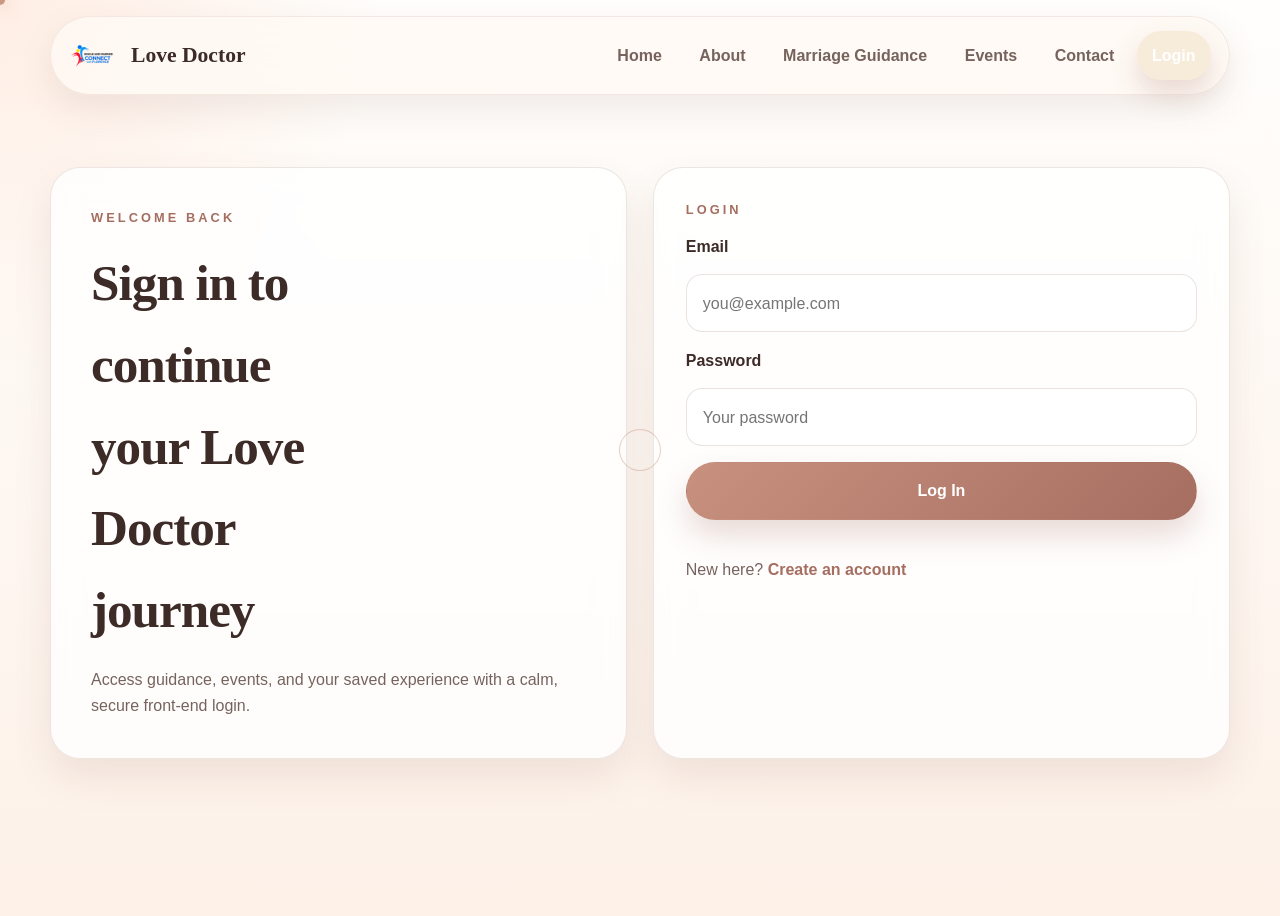
<file: index.html>
﻿<!DOCTYPE html>
<html lang="en">
<head>
  <meta charset="UTF-8">
  <meta name="viewport" content="width=device-width, initial-scale=1.0">
  <meta name="description" content="Love Doctor helps couples build stronger, happier marriages through guidance, events, and compassionate support.">
  <title>Love Doctor | Building Stronger, Happier Marriages</title>
  <link rel="stylesheet" href="css/styles.css">
</head>
<body class="page-home">
  <header class="site-header">
    <a class="brand" href="index.html" aria-label="Love Doctor home">
      <img src="images/4-transparent.png" alt="Love Doctor logo">
      <span>Love Doctor</span>
    </a>

    <button class="nav-toggle" id="navToggle" type="button" aria-label="Open navigation" aria-expanded="false" aria-controls="siteNav">
      <span></span>
      <span></span>
      <span></span>
    </button>

    <nav class="site-nav" id="siteNav" aria-label="Primary navigation">
      <a class="active" href="index.html">Home</a>
      <a href="about.html">About</a>
      <a href="marriage.html">Marriage Guidance</a>
      <a href="events.html">Events</a>
      <a href="contact.html">Contact</a>
      <a class="nav-action auth-link" href="login.html">Login</a>
    </nav>
  </header>

  <main>
    <section class="hero section">
      <div class="hero-copy" data-reveal>
        <p class="section-kicker">Premium Marriage Counseling</p>
        <h1>Building Stronger, Happier Marriages</h1>
        <p class="hero-text">
          Love Doctor creates a warm, practical space where couples learn how to communicate better,
          rebuild trust, and grow into a more peaceful, joyful partnership.
        </p>
        <div class="hero-actions">
          <a class="button button-primary" href="marriage.html">Explore Guidance</a>
          <a class="button button-secondary" href="events.html">View Events</a>
        </div>
        <div class="hero-metrics">
          <article class="metric-card">
            <strong>12+</strong>
            <span>Years of marriage support conversations</span>
          </article>
          <article class="metric-card">
            <strong>Workshops</strong>
            <span>Faithful, practical sessions for couples and communities</span>
          </article>
        </div>
      </div>

      <div class="hero-visual hero-visual--flyer" data-reveal>
        <div class="hero-photo-card hero-photo-card--flyer">
          <img src="images/WhatsApp%20Image%202026-04-22%20at%209.21.38%20AM.jpeg" alt="Love Doctor event moment with couples">
        </div>
        <div class="floating-logo-card">
          <img src="images/4-transparent.png" alt="Love Doctor logo artwork">
          <p>Warm guidance for couples ready to grow together intentionally.</p>
        </div>
      </div>
    </section>

    <section class="section split-intro">
      <div class="intro-panel soft-panel" data-reveal>
        <p class="section-kicker">About The Brand</p>
        <h2 class="section-title">A calm, modern place for couples to learn, heal, and thrive</h2>
        <p class="section-text">
          Love Doctor blends compassionate counseling values with real-life tools that couples can use
          immediately. From communication habits to event experiences, every touchpoint is designed to
          help love feel safer, lighter, and more intentional.
        </p>
        <a class="text-link" href="about.html">Read more about the mission</a>
      </div>

      <div class="intro-highlight" data-reveal>
        <img src="images/WhatsApp%20Image%202026-03-30%20at%209.50.57%20PM.jpeg" alt="Love Doctor founder portrait">
      </div>
    </section>

    <section class="section"> 
      <div class="section-heading" data-reveal>
        <p class="section-kicker">Upcoming Events</p>
        <h2 class="section-title">Join meaningful experiences created for connection</h2>
        <p class="section-text">
          These upcoming gatherings give couples a supportive environment to learn, ask questions,
          and leave with practical next steps for everyday marriage.
        </p>
      </div>

      <div class="event-grid">
        <article class="event-card" data-reveal>
          <img src="images/1.jpeg" alt="Couples attending a live workshop">
          <div class="event-card-body">
            <p class="event-date">May 16, 2026</p>
            <h3>Heart-to-Heart Communication Masterclass</h3>
            <p>Learn listening habits, response tools, and conversation rhythms that lower tension at home.</p>
          </div>
        </article>

        <article class="event-card" data-reveal>
          <img src="images/2.jpeg" alt="Marriage event audience during a session">
          <div class="event-card-body">
            <p class="event-date">June 6, 2026</p>
            <h3>Conflict Resolution for Loving Partners</h3>
            <p>Understand triggers, repair quickly after disagreement, and practice calmer ways to reconnect.</p>
          </div>
        </article>

        <article class="event-card" data-reveal>
          <img src="images/WhatsApp%20Image%202026-04-22%20at%209.21.39%20AM.jpeg" alt="Love Doctor interactive counseling event">
          <div class="event-card-body">
            <p class="event-date">July 18, 2026</p>
            <h3>Trust and Tenderness Weekend Session</h3>
            <p>Build emotional safety through guided reflection, intimacy prompts, and trust-restoring exercises.</p>
          </div>
        </article>
      </div>
    </section>

    <section class="section">
      <div class="section-heading" data-reveal>
        <p class="section-kicker">Past Events</p>
        <h2 class="section-title">A gallery of moments that brought couples closer</h2>
        <p class="section-text">
          Love Doctor experiences are designed to feel safe, warm, and deeply intentional. These moments reflect
          how couples reconnect, learn, and grow inside beautifully guided spaces.
        </p>
      </div>

      <div class="gallery-showcase">
        <article class="gallery-story-card" data-reveal>
          <div class="gallery-story-media">
            <img src="images/OIP (5).webp" alt="Past Love Doctor marriage event with gathered couples">
          </div>
          <div class="gallery-story-copy">
            <p class="gallery-story-label">Past Marriage Events / Gatherings</p>
            <h3>Meaningful rooms filled with reflection, laughter, and shared growth</h3>
            <p>
              These gatherings bring couples into a thoughtful environment where real stories,
              gentle teaching, and practical encouragement meet.
            </p>
          </div>
        </article>

        <article class="gallery-story-card" data-reveal>
          <div class="gallery-story-media">
            <img src="images/3.webp" alt="Couple reconnecting through deep conversation">
          </div>
          <div class="gallery-story-copy">
            <p class="gallery-story-label">Rewind Connection Conversations</p>
            <h3>Honest dialogue that helps partners slow down and truly hear each other</h3>
            <p>
              Quiet, intentional conversations create room for tenderness, emotional safety,
              and the kind of listening that rebuilds closeness.
            </p>
          </div>
        </article>

        <article class="gallery-story-card" data-reveal>
          <div class="gallery-story-media">
            <img src="images/download.webp" alt="Interactive group guidance circle session">
          </div>
          <div class="gallery-story-copy">
            <p class="gallery-story-label">Interactive Guidance Circles</p>
            <h3>Supportive sessions where couples learn together in warm community</h3>
            <p>
              Guided circles make space for practical tools, shared insight, and reflective
              moments that help love feel lighter and more intentional.
            </p>
          </div>
        </article>

        <article class="gallery-story-card" data-reveal>
          <div class="gallery-story-media">
            <img src="images/OIP (4).webp" alt="Founder leading a mentorship session">
          </div>
          <div class="gallery-story-copy">
            <p class="gallery-story-label">Founder-Led Mentorship Sessions</p>
            <h3>Founder-led moments shaped by wisdom, warmth, and clear guidance</h3>
            <p>
              Each mentorship experience is anchored in compassionate coaching that helps couples
              process challenges and move forward with confidence.
            </p>
          </div>
        </article>

        <article class="gallery-story-card" data-reveal>
          <div class="gallery-story-media">
            <img src="images/OIP (6).webp" alt="Premium safe conversation space for couples">
          </div>
          <div class="gallery-story-copy">
            <p class="gallery-story-label">Premium Safe Space for Healthy Conversations</p>
            <h3>Beautiful spaces that help couples feel calm, seen, and safe enough to open up</h3>
            <p>
              Soft atmosphere, intentional design, and a peaceful setting make it easier for couples
              to talk honestly and reconnect without pressure.
            </p>
          </div>
        </article>
      </div>
    </section>
  </main>

  <footer class="site-footer">
    <div class="footer-brand">
      <img src="images/4-transparent.png" alt="Love Doctor logo">
      <div>
        <strong>Love Doctor</strong>
        <p>Elegant support for healthier, happier marriages.</p>
      </div>
    </div>

    <div class="footer-links">
      <a href="about.html">About</a>
      <a href="marriage.html">Guidance</a>
      <a href="events.html">Events</a>
      <a href="contact.html">Contact</a>
    </div>

    <p class="footer-note">&copy; 2026 Love Doctor. All rights reserved.</p>
  </footer>

  <script src="js/script.js"></script>
</body>
</html>
</file>
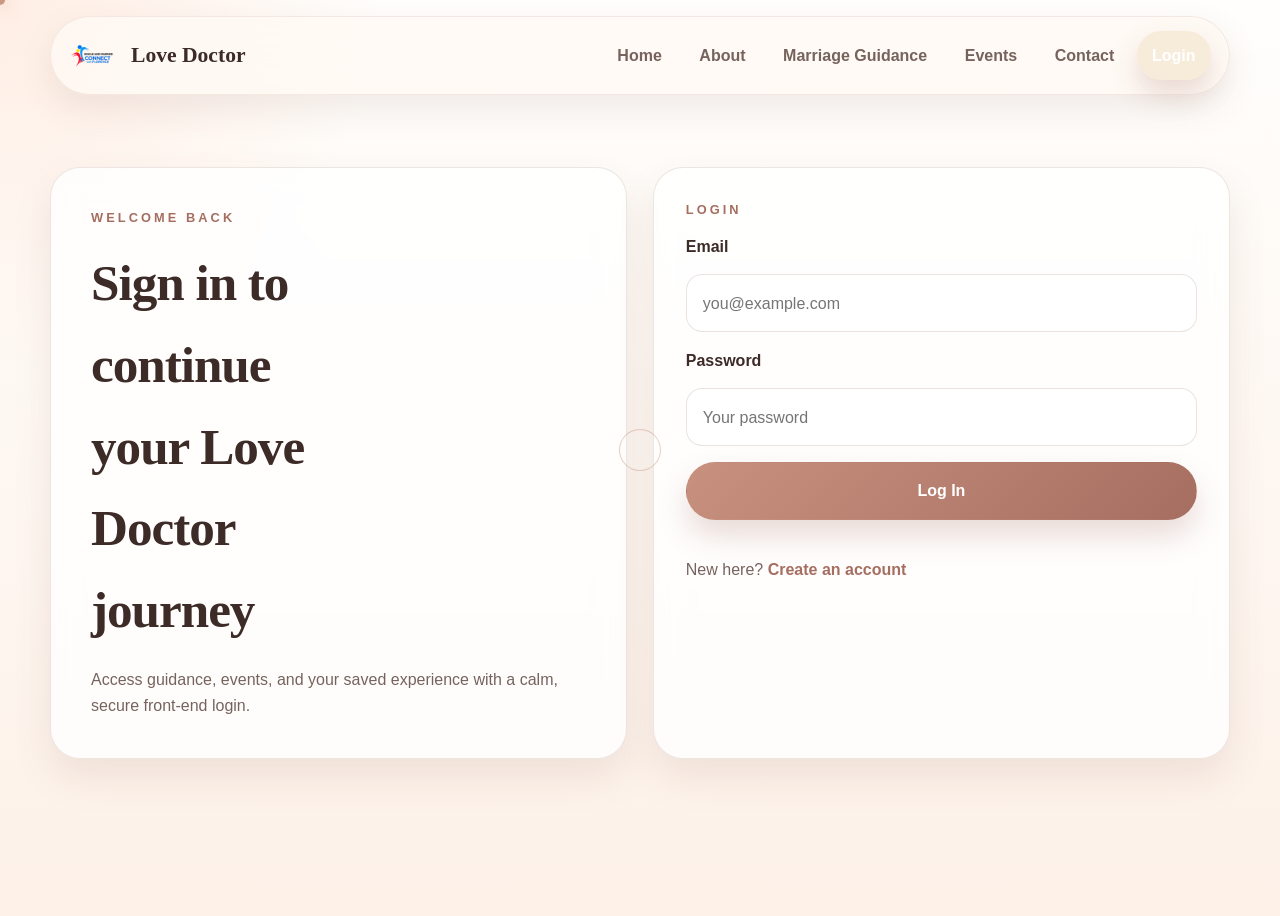
<file: about.html>
<!DOCTYPE html>
<html lang="en">
<head>
  <meta charset="UTF-8">
  <meta name="viewport" content="width=device-width, initial-scale=1.0">
  <meta name="description" content="Learn about the mission, vision, and heart behind Love Doctor.">
  <title>About | Love Doctor</title>
  <link rel="stylesheet" href="css/styles.css">
</head>
<body class="page-about">
  <header class="site-header">
    <a class="brand" href="index.html" aria-label="Love Doctor home">
      <img src="images/4-transparent.png" alt="Love Doctor logo">
      <span>Love Doctor</span>
    </a>

    <button class="nav-toggle" id="navToggle" type="button" aria-label="Open navigation" aria-expanded="false" aria-controls="siteNav">
      <span></span>
      <span></span>
      <span></span>
    </button>

    <nav class="site-nav" id="siteNav" aria-label="Primary navigation">
      <a href="index.html">Home</a>
      <a class="active" href="about.html">About</a>
      <a href="marriage.html">Marriage Guidance</a>
      <a href="events.html">Events</a>
      <a href="contact.html">Contact</a>
      <a class="nav-action auth-link" href="login.html">Login</a>
    </nav>
  </header>

  <main>
    <section class="page-banner section" data-reveal>
      <p class="section-kicker">About Love Doctor</p>
      <h1>Guiding couples with grace, honesty, and practical wisdom</h1>
      <p class="section-text">
        Love Doctor was built to support couples who want more peace, more understanding,
        and a stronger emotional bond inside their relationship.
      </p>
    </section>

    <section class="section profile-layout">
      <div class="profile-photo" data-reveal>
        <img src="images/WhatsApp%20Image%202026-03-30%20at%209.50.57%20PM.jpeg" alt="Love Doctor founder portrait">
      </div>

      <div class="profile-copy" data-reveal>
        <p class="section-kicker">Biography</p>
        <h2 class="section-title">A warm voice for couples seeking clarity and connection</h2>
        <p class="section-text">
          The heart behind Love Doctor is a commitment to helping couples feel seen, heard,
          and equipped for the realities of married life. Through counseling conversations,
          workshops, and practical teaching, Love Doctor creates a safe bridge between love,
          healing, and everyday habits.
        </p>
        <p class="section-text">
          The approach is compassionate without losing structure. Couples receive guidance that
          is gentle, realistic, and centered on building homes where communication, trust, and
          intentional partnership can flourish.
        </p>
      </div>
    </section>

    <section class="section card-cluster">
      <article class="info-card" data-reveal>
        <p class="section-kicker">Mission</p>
        <h3>Help couples build healthier patterns that create safety and joy.</h3>
        <p>
          Every resource, event, and conversation is designed to turn confusing moments into
          clearer, calmer, and more connected responses.
        </p>
      </article>

      <article class="info-card" data-reveal>
        <p class="section-kicker">Vision</p>
        <h3>Raise homes marked by trust, tenderness, peace, and shared purpose.</h3>
        <p>
          Love Doctor believes strong marriages shape stronger families, communities, and future generations.
        </p>
      </article>

      <article class="info-card" data-reveal>
        <p class="section-kicker">What Matters</p>
        <h3>Wisdom that feels elegant, practical, and deeply human.</h3>
        <p>
          Marriage support should never feel cold or overwhelming. Here, guidance is thoughtful,
          beautiful, and immediately usable.
        </p>
      </article>
    </section>
  </main>

  <footer class="site-footer">
    <div class="footer-brand">
      <img src="images/4-transparent.png" alt="Love Doctor logo">
      <div>
        <strong>Love Doctor</strong>
        <p>Elegant support for healthier, happier marriages.</p>
      </div>
    </div>

    <div class="footer-links">
      <a href="index.html">Home</a>
      <a href="marriage.html">Guidance</a>
      <a href="events.html">Events</a>
      <a href="contact.html">Contact</a>
    </div>

    <p class="footer-note">&copy; 2026 Love Doctor. All rights reserved.</p>
  </footer>

  <script src="js/script.js"></script>
</body>
</html>
</file>
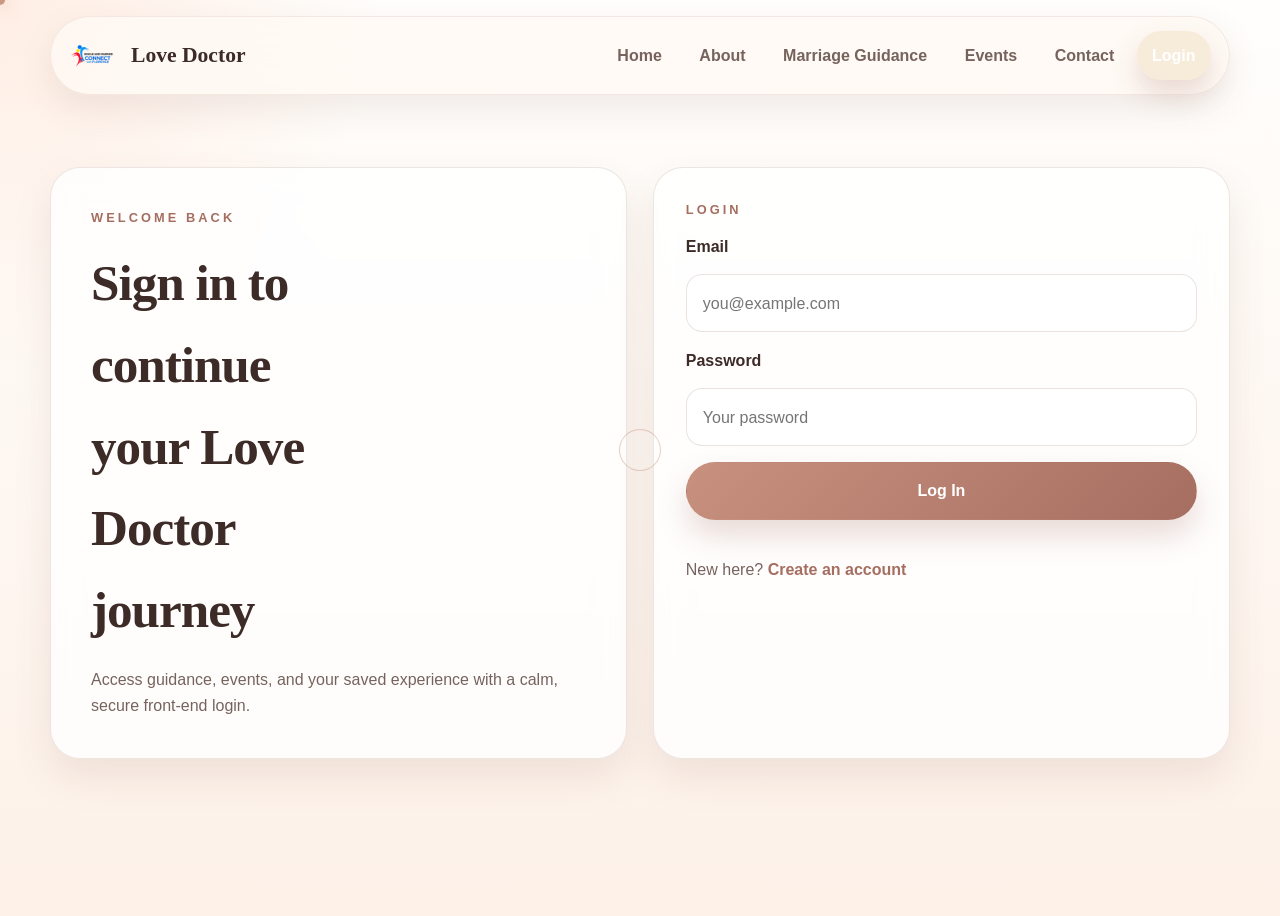
<file: contact.html>
<!DOCTYPE html>
<html lang="en">
<head>
  <meta charset="UTF-8">
  <meta name="viewport" content="width=device-width, initial-scale=1.0">
  <meta name="description" content="Contact Love Doctor by email or WhatsApp.">
  <title>Contact | Love Doctor</title>
  <link rel="stylesheet" href="css/styles.css">
</head>
<body class="page-contact">
  <header class="site-header">
    <a class="brand" href="index.html" aria-label="Love Doctor home">
      <img src="images/4-transparent.png" alt="Love Doctor logo">
      <span>Love Doctor</span>
    </a>

    <button class="nav-toggle" id="navToggle" type="button" aria-label="Open navigation" aria-expanded="false" aria-controls="siteNav">
      <span></span>
      <span></span>
      <span></span>
    </button>

    <nav class="site-nav" id="siteNav" aria-label="Primary navigation">
      <a href="index.html">Home</a>
      <a href="about.html">About</a>
      <a href="marriage.html">Marriage Guidance</a>
      <a href="events.html">Events</a>
      <a class="active" href="contact.html">Contact</a>
      <a class="nav-action auth-link" href="login.html">Login</a>
    </nav>
  </header>

  <main>
    <section class="page-banner section" data-reveal>
      <p class="section-kicker">Contact</p>
      <h1>Reach out for guidance, event inquiries, or a private conversation</h1>
      <p class="section-text">
        Whether you need support, want to ask a question, or hope to attend an event,
        Love Doctor is ready to hear from you.
      </p>
    </section>

    <section class="section contact-layout">
      <div class="contact-panel soft-panel" data-reveal>
        <p class="section-kicker">Chat On Email</p>
        <h2 class="section-title">Reach Love Doctor directly by email</h2>
        <div class="contact-list">
          <a href="mailto:florence42@gmail.com">florence42@gmail.com</a>
          <a class="button button-primary" href="mailto:florence42@gmail.com?subject=Love%20Doctor%20Inquiry">Chat on Email</a>
        </div>
        <p class="helper-text">
          Tap either option above to send an email directly to the Love Doctor.
        </p>
      </div>

      <div class="contact-form-card" data-reveal>
        <p class="section-kicker">Contact On WhatsApp</p>
        <h2 class="section-title">Open WhatsApp for a quick conversation</h2>
        <p class="section-text">
          Use WhatsApp for fast questions, guidance requests, and event inquiries.
        </p>
        <div class="contact-list">
          <a class="button button-primary" href="https://chat.whatsapp.com/GbhYva1fvG40G8HsHUI9IJ?mode=ems_copy_t" target="_blank" rel="noopener noreferrer">Contact on WhatsApp</a>
        </div>
        <p class="helper-text">
          Tap the button above to open the Love Doctor WhatsApp group invite.
        </p>
      </div>
    </section>
  </main>

  <footer class="site-footer">
    <div class="footer-brand">
      <img src="images/4-transparent.png" alt="Love Doctor logo">
      <div>
        <strong>Love Doctor</strong>
        <p>Elegant support for healthier, happier marriages.</p>
      </div>
    </div>

    <div class="footer-links">
      <a href="index.html">Home</a>
      <a href="about.html">About</a>
      <a href="marriage.html">Guidance</a>
      <a href="events.html">Events</a>
    </div>

    <p class="footer-note">&copy; 2026 Love Doctor. All rights reserved.</p>
  </footer>
  <script src="js/script.js"></script>
</body>
</html>
</file>
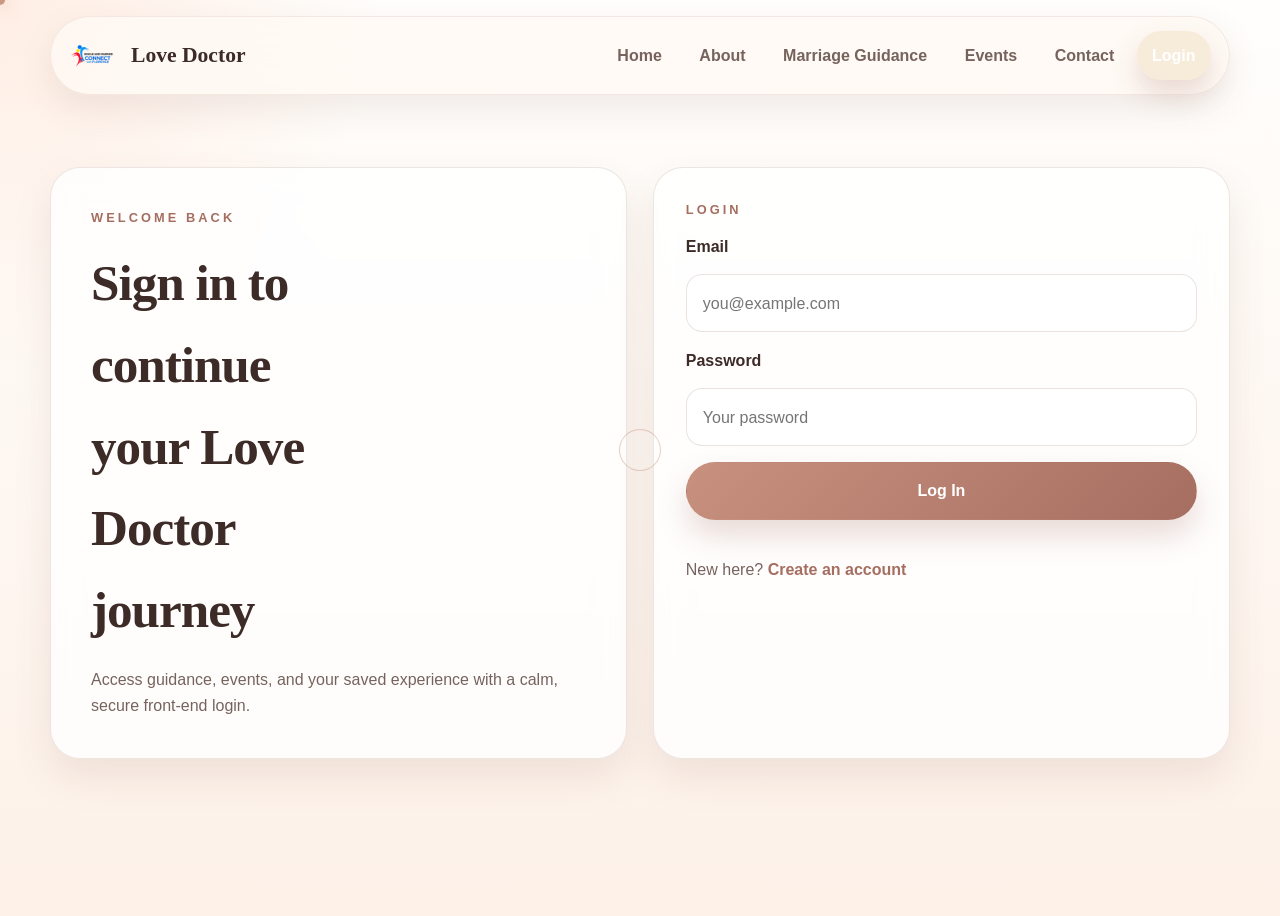
<file: events.html>
<!DOCTYPE html>
<html lang="en">
<head>
  <meta charset="UTF-8">
  <meta name="viewport" content="width=device-width, initial-scale=1.0">
  <meta name="description" content="See upcoming and past Love Doctor marriage counseling events.">
  <title>Events | Love Doctor</title>
  <link rel="stylesheet" href="css/styles.css">
</head>
<body class="page-events">
  <header class="site-header">
    <a class="brand" href="index.html" aria-label="Love Doctor home">
      <img src="images/4-transparent.png" alt="Love Doctor logo">
      <span>Love Doctor</span>
    </a>

    <button class="nav-toggle" id="navToggle" type="button" aria-label="Open navigation" aria-expanded="false" aria-controls="siteNav">
      <span></span>
      <span></span>
      <span></span>
    </button>

    <nav class="site-nav" id="siteNav" aria-label="Primary navigation">
      <a href="index.html">Home</a>
      <a href="about.html">About</a>
      <a href="marriage.html">Marriage Guidance</a>
      <a class="active" href="events.html">Events</a>
      <a href="contact.html">Contact</a>
      <a class="nav-action auth-link" href="login.html">Login</a>
    </nav>
  </header>

  <main>
    <section class="page-banner section" data-reveal>
      <p class="section-kicker">Events</p>
      <h1>Beautiful gatherings designed to strengthen real relationships</h1>
      <p class="section-text">
        From intimate workshops to larger couple-focused experiences, each event is crafted to help
        partners grow in clarity, unity, and emotional connection.
      </p>
    </section>

    <section class="section">
      <div class="section-heading" data-reveal>
        <p class="section-kicker">Upcoming</p>
        <h2 class="section-title">Reserve your place for the next Love Doctor experience</h2>
      </div>

      <div class="event-grid">
        <article class="event-card" data-reveal>
          <img src="images/1.jpeg" alt="Couples communication workshop">
          <div class="event-card-body">
            <p class="event-date">May 16, 2026</p>
            <h3>Heart-to-Heart Communication Masterclass</h3>
            <p>A guided session on active listening, emotional honesty, and smoother daily conversations.</p>
          </div>
        </article>

        <article class="event-card" data-reveal>
          <img src="images/2.jpeg" alt="Conflict resolution session for couples">
          <div class="event-card-body">
            <p class="event-date">June 6, 2026</p>
            <h3>Conflict Resolution for Loving Partners</h3>
            <p>Practical tools for calming difficult moments and finding your way back to teamwork faster.</p>
          </div>
        </article>

        <article class="event-card" data-reveal>
          <img src="images/WhatsApp%20Image%202026-04-22%20at%209.21.39%20AM.jpeg" alt="Trust building event for married couples">
          <div class="event-card-body">
            <p class="event-date">July 18, 2026</p>
            <h3>Trust and Tenderness Weekend Session</h3>
            <p>Couples will explore repair, reassurance, and intimacy-building exercises in a warm setting.</p>
          </div>
        </article>
      </div>
    </section>

    <section class="section">
      <div class="section-heading" data-reveal>
        <p class="section-kicker">Past Events</p>
        <h2 class="section-title">Highlights from previous Love Doctor moments</h2>
      </div>

      <div class="event-grid">
        <article class="event-card" data-reveal>
          <img src="images/3.jpeg" alt="Past retreat for couples">
          <div class="event-card-body">
            <p class="event-date">March 12, 2026</p>
            <h3>Renewed Vows Reflection Retreat</h3>
            <p>An elegant space for couples to revisit their promises, gratitude, and shared future.</p>
          </div>
        </article>

        <article class="event-card" data-reveal>
          <img src="images/4.jpeg" alt="Love Doctor live teaching session">
          <div class="event-card-body">
            <p class="event-date">February 20, 2026</p>
            <h3>Connection After Conflict Seminar</h3>
            <p>Participants practiced repair conversations and learned how to recover after tense moments.</p>
          </div>
        </article>

        <article class="event-card" data-reveal>
          <img src="images/WhatsApp%20Image%202026-03-30%20at%209.50.57%20PM.jpeg" alt="Love Doctor founder at an event">
          <div class="event-card-body">
            <p class="event-date">January 30, 2026</p>
            <h3>Women and Marriage Wisdom Gathering</h3>
            <p>A nurturing event focused on wisdom, identity, and practical relationship growth.</p>
          </div>
        </article>

        <article class="event-card" data-reveal>
          <img src="images/WhatsApp%20Image%202026-04-22%20at%209.21.38%20AM.jpeg" alt="Love Doctor community event venue">
          <div class="event-card-body">
            <p class="event-date">December 14, 2025</p>
            <h3>Couples Community Evening</h3>
            <p>An uplifting evening of stories, support, and intentional connection-building exercises.</p>
          </div>
        </article>
      </div>
    </section>
  </main>

  <footer class="site-footer">
    <div class="footer-brand">
      <img src="images/4-transparent.png" alt="Love Doctor logo">
      <div>
        <strong>Love Doctor</strong>
        <p>Elegant support for healthier, happier marriages.</p>
      </div>
    </div>

    <div class="footer-links">
      <a href="index.html">Home</a>
      <a href="about.html">About</a>
      <a href="marriage.html">Guidance</a>
      <a href="contact.html">Contact</a>
    </div>

    <p class="footer-note">&copy; 2026 Love Doctor. All rights reserved.</p>
  </footer>

  <script src="js/script.js"></script>
</body>
</html>
</file>
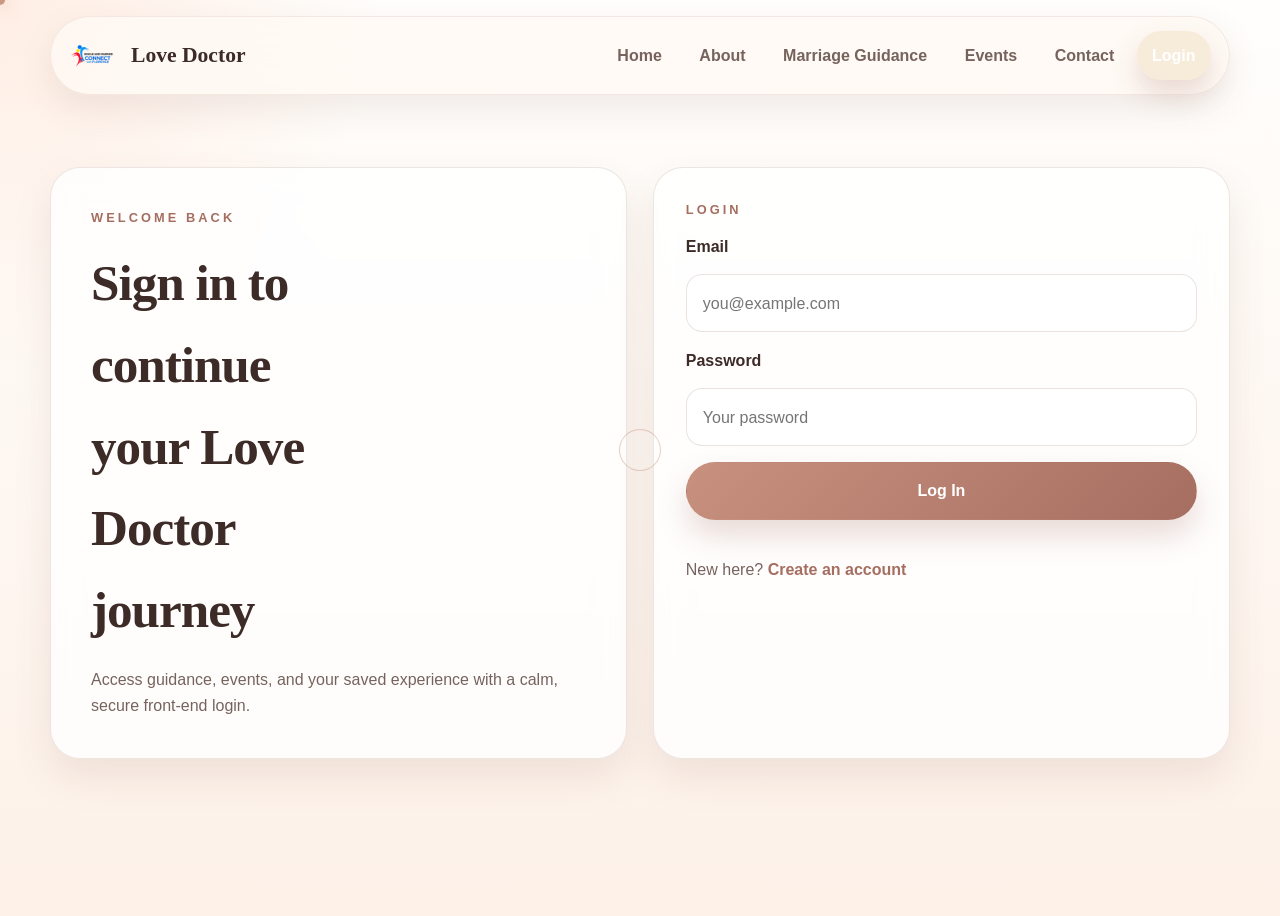
<file: login.html>
<!DOCTYPE html>
<html lang="en">
<head>
  <meta charset="UTF-8">
  <meta name="viewport" content="width=device-width, initial-scale=1.0">
  <meta name="description" content="Log in to Love Doctor to access marriage guidance, events, and contact tools.">
  <title>Login | Love Doctor</title>
  <link rel="stylesheet" href="css/styles.css">
</head>
<body class="page-auth">
  <header class="site-header">
    <a class="brand" href="index.html" aria-label="Love Doctor home">
      <img src="images/4-transparent.png" alt="Love Doctor logo">
      <span>Love Doctor</span>
    </a>

    <button class="nav-toggle" id="navToggle" type="button" aria-label="Open navigation" aria-expanded="false" aria-controls="siteNav">
      <span></span>
      <span></span>
      <span></span>
    </button>

    <nav class="site-nav" id="siteNav" aria-label="Primary navigation">
      <a href="index.html">Home</a>
      <a href="about.html">About</a>
      <a href="marriage.html">Marriage Guidance</a>
      <a href="events.html">Events</a>
      <a href="contact.html">Contact</a>
      <a class="nav-action auth-link active" href="login.html">Login</a>
    </nav>
  </header>

  <main class="auth-main">
    <section class="auth-shell">
      <div class="auth-showcase" data-reveal>
        <p class="section-kicker">Welcome Back</p>
        <h1>Sign in to continue your Love Doctor journey</h1>
        <p class="section-text">
          Access guidance, events, and your saved experience with a calm, secure front-end login.
        </p>
      </div>

      <div class="auth-card" data-reveal>
        <p class="section-kicker">Login</p>
        <form id="loginForm" class="auth-form">
          <label for="loginEmail">Email</label>
          <input id="loginEmail" type="email" placeholder="you@example.com" required>

          <label for="loginPassword">Password</label>
          <input id="loginPassword" type="password" placeholder="Your password" required>

          <button class="button button-primary" type="submit">Log In</button>
          <p class="form-status" id="loginStatus" role="status" aria-live="polite"></p>
        </form>

        <p class="helper-text">New here? <a class="text-link" href="signup.html">Create an account</a></p>
      </div>
    </section>
  </main>

  <script src="js/script.js"></script>
</body>
</html>
</file>
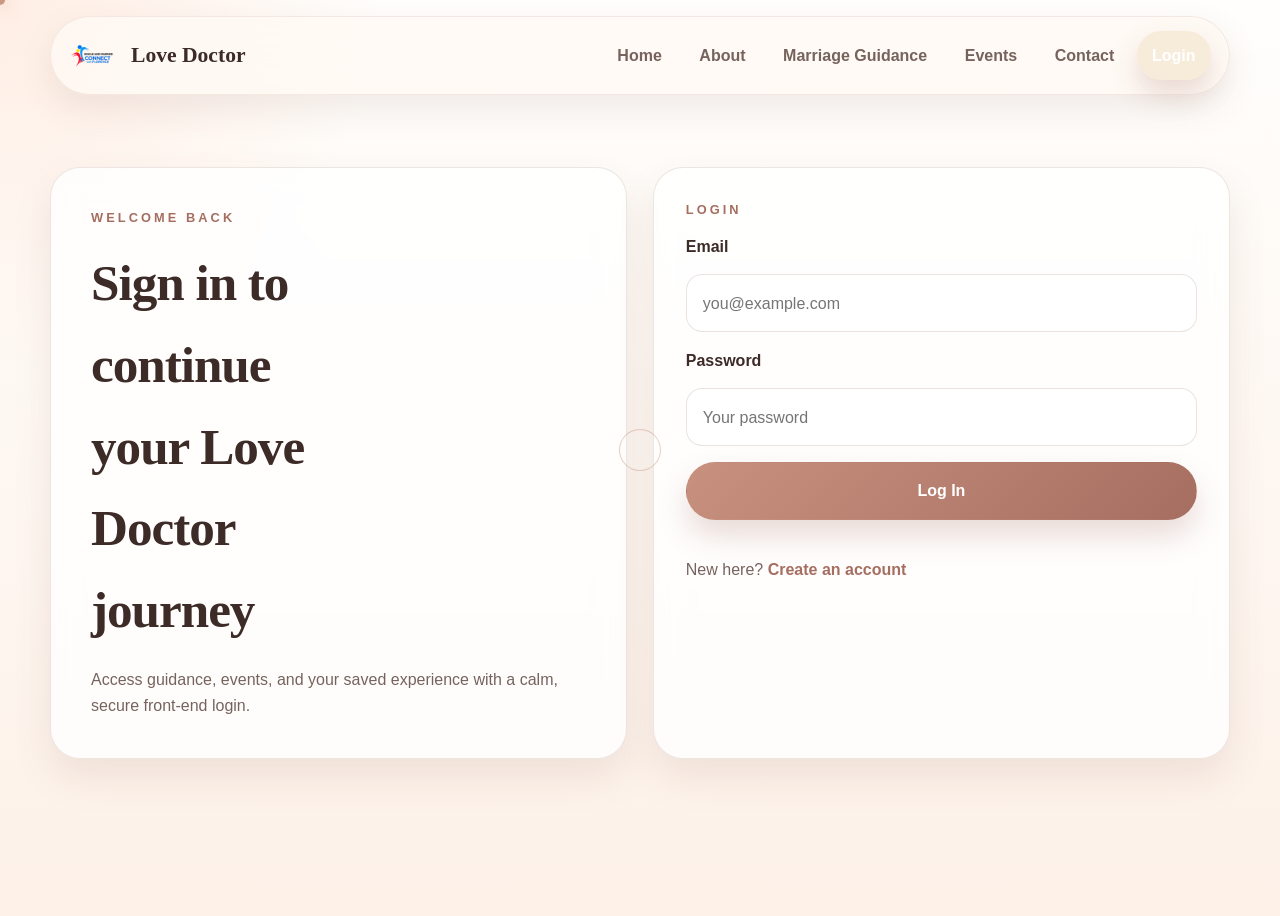
<file: marriage.html>
<!DOCTYPE html>
<html lang="en">
<head>
  <meta charset="UTF-8">
  <meta name="viewport" content="width=device-width, initial-scale=1.0">
  <meta name="description" content="Explore Love Doctor guidance on communication, conflict resolution, and trust building.">
  <title>Marriage Guidance | Love Doctor</title>
  <link rel="stylesheet" href="css/styles.css">
</head>
<body class="page-guidance">
  <header class="site-header">
    <a class="brand" href="index.html" aria-label="Love Doctor home">
      <img src="images/4-transparent.png" alt="Love Doctor logo">
      <span>Love Doctor</span>
    </a>

    <button class="nav-toggle" id="navToggle" type="button" aria-label="Open navigation" aria-expanded="false" aria-controls="siteNav">
      <span></span>
      <span></span>
      <span></span>
    </button>

    <nav class="site-nav" id="siteNav" aria-label="Primary navigation">
      <a href="index.html">Home</a>
      <a href="about.html">About</a>
      <a class="active" href="marriage.html">Marriage Guidance</a>
      <a href="events.html">Events</a>
      <a href="contact.html">Contact</a>
      <a class="nav-action auth-link" href="login.html">Login</a>
    </nav>
  </header>

  <main>
    <section class="guidance-hero section">
      <div class="guidance-hero-copy" data-reveal>
        <p class="section-kicker">Marriage Guidance</p>
        <h1>Simple, powerful guidance for stronger everyday partnership</h1>
        <p class="section-text">
          These focus areas help couples improve the conversations they have, the way they resolve
          tension, and the trust they build over time.
        </p>
      </div>

      <div class="guidance-hero-image" data-reveal>
        <img src="images/OIP.webp" alt="Couple discussing their relationship">
      </div>
    </section>

    <section class="section guidance-stack">
      <article class="guidance-feature" data-reveal>
        <div class="guidance-feature-image">
          <img src="images/OIP%20(3).webp" alt="Couple learning communication techniques">
        </div>
        <div class="guidance-feature-copy">
          <p class="section-kicker">Communication Tips</p>
          <h2>Speak with honesty and listen without rushing to defend.</h2>
          <p>
            Healthy communication begins with slowing down, naming feelings clearly, and making sure
            your partner feels understood before trying to solve the issue.
          </p>
          <ul class="feature-list">
            <li>Use gentle starters instead of blame-filled openers.</li>
            <li>Reflect back what you heard before giving your response.</li>
            <li>Schedule calm check-ins so important conversations are not always reactive.</li>
          </ul>
        </div>
      </article>

      <article class="guidance-feature reverse" data-reveal>
        <div class="guidance-feature-image">
          <img src="images/OIP%20(1).webp" alt="Couple working through a disagreement">
        </div>
        <div class="guidance-feature-copy">
          <p class="section-kicker">Conflict Resolution</p>
          <h2>Turn disagreements into moments of understanding instead of distance.</h2>
          <p>
            Conflict does not have to become emotional damage. When couples learn repair skills,
            hard conversations can become clearer, calmer, and more productive.
          </p>
          <ul class="feature-list">
            <li>Pause before reacting when emotions rise too quickly.</li>
            <li>Focus on one issue at a time instead of reopening old arguments.</li>
            <li>End every difficult conversation with a repair statement or next step.</li>
          </ul>
        </div>
      </article>

      <article class="guidance-feature" data-reveal>
        <div class="guidance-feature-image">
          <img src="images/OIP%20(2).webp" alt="Couple rebuilding closeness and trust">
        </div>
        <div class="guidance-feature-copy">
          <p class="section-kicker">Trust Building</p>
          <h2>Build emotional safety through consistency, tenderness, and follow-through.</h2>
          <p>
            Trust grows when words and actions agree. Small repeated choices often do more healing
            than dramatic promises.
          </p>
          <ul class="feature-list">
            <li>Keep commitments, especially the small daily ones.</li>
            <li>Practice transparency around feelings, plans, and expectations.</li>
            <li>Celebrate growth so progress feels visible and encouraging.</li>
          </ul>
        </div>
      </article>
    </section>
  </main>

  <footer class="site-footer">
    <div class="footer-brand">
      <img src="images/4-transparent.png" alt="Love Doctor logo">
      <div>
        <strong>Love Doctor</strong>
        <p>Elegant support for healthier, happier marriages.</p>
      </div>
    </div>

    <div class="footer-links">
      <a href="index.html">Home</a>
      <a href="about.html">About</a>
      <a href="events.html">Events</a>
      <a href="contact.html">Contact</a>
    </div>

    <p class="footer-note">&copy; 2026 Love Doctor. All rights reserved.</p>
  </footer>

  <script src="js/script.js"></script>
</body>
</html>
</file>
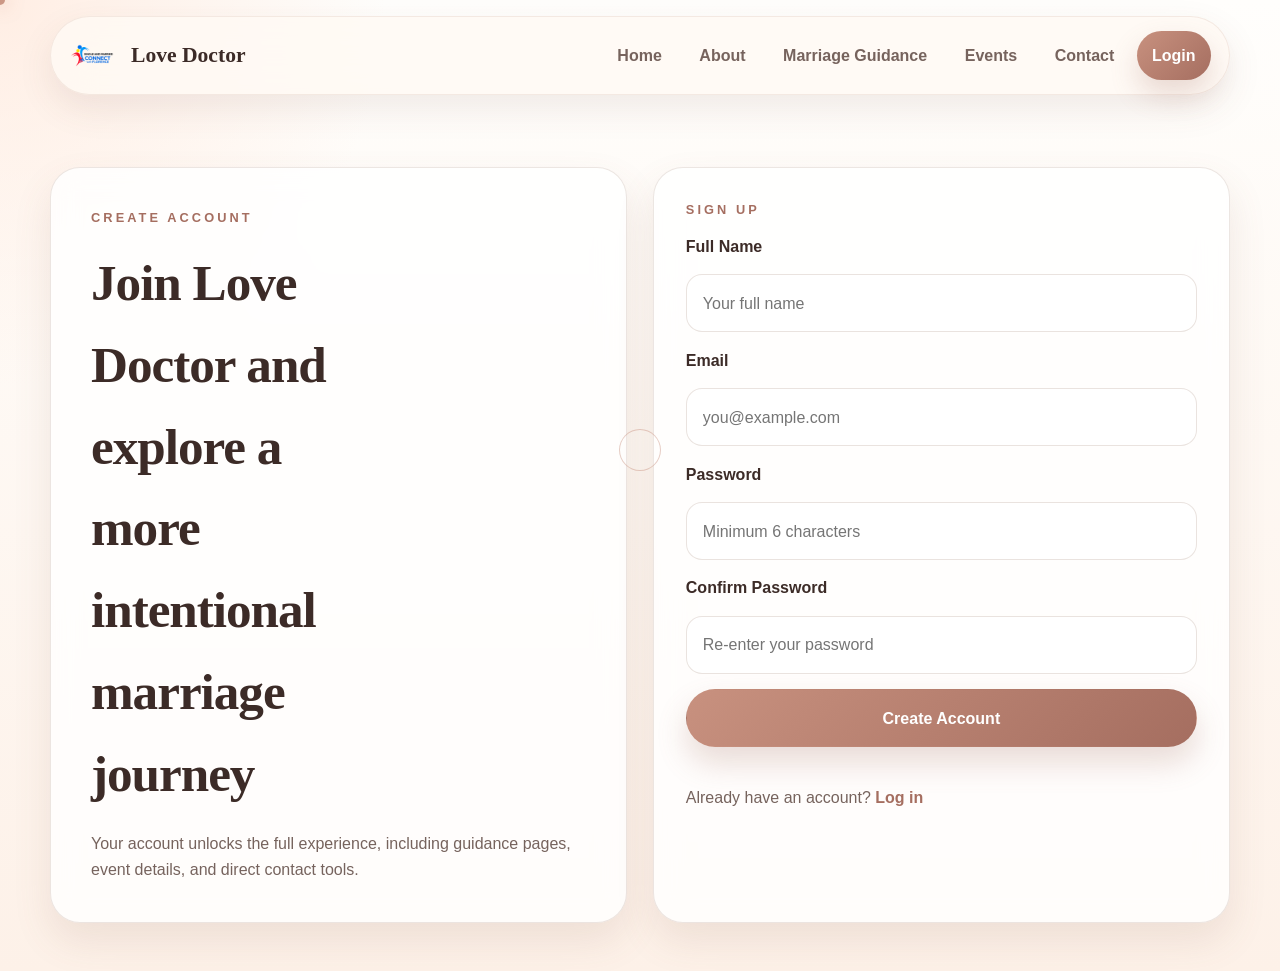
<file: signup.html>
<!DOCTYPE html>
<html lang="en">
<head>
  <meta charset="UTF-8">
  <meta name="viewport" content="width=device-width, initial-scale=1.0">
  <meta name="description" content="Create a Love Doctor account for access to guidance and events.">
  <title>Sign Up | Love Doctor</title>
  <link rel="stylesheet" href="css/styles.css">
</head>
<body class="page-auth">
  <header class="site-header">
    <a class="brand" href="index.html" aria-label="Love Doctor home">
      <img src="images/4-transparent.png" alt="Love Doctor logo">
      <span>Love Doctor</span>
    </a>

    <button class="nav-toggle" id="navToggle" type="button" aria-label="Open navigation" aria-expanded="false" aria-controls="siteNav">
      <span></span>
      <span></span>
      <span></span>
    </button>

    <nav class="site-nav" id="siteNav" aria-label="Primary navigation">
      <a href="index.html">Home</a>
      <a href="about.html">About</a>
      <a href="marriage.html">Marriage Guidance</a>
      <a href="events.html">Events</a>
      <a href="contact.html">Contact</a>
      <a class="nav-action auth-link" href="login.html">Login</a>
    </nav>
  </header>

  <main class="auth-main">
    <section class="auth-shell">
      <div class="auth-showcase" data-reveal>
        <p class="section-kicker">Create Account</p>
        <h1>Join Love Doctor and explore a more intentional marriage journey</h1>
        <p class="section-text">
          Your account unlocks the full experience, including guidance pages, event details, and direct contact tools.
        </p>
      </div>

      <div class="auth-card" data-reveal>
        <p class="section-kicker">Sign Up</p>
        <form id="signupForm" class="auth-form">
          <label for="signupName">Full Name</label>
          <input id="signupName" type="text" placeholder="Your full name" required>

          <label for="signupEmail">Email</label>
          <input id="signupEmail" type="email" placeholder="you@example.com" required>

          <label for="signupPassword">Password</label>
          <input id="signupPassword" type="password" placeholder="Minimum 6 characters" minlength="6" required>

          <label for="signupConfirm">Confirm Password</label>
          <input id="signupConfirm" type="password" placeholder="Re-enter your password" minlength="6" required>

          <button class="button button-primary" type="submit">Create Account</button>
          <p class="form-status" id="signupStatus" role="status" aria-live="polite"></p>
        </form>

        <p class="helper-text">Already have an account? <a class="text-link" href="login.html">Log in</a></p>
      </div>
    </section>
  </main>

  <script src="js/script.js"></script>
</body>
</html>
</file>
<file: css/styles.css>
:root {
  --bg: #fffaf4;
  --bg-accent: #f9efe4;
  --surface: rgba(255, 255, 255, 0.82);
  --surface-strong: #fffdf9;
  --surface-alt: #f6ebe1;
  --text: #3c2b27;
  --text-soft: #76635d;
  --line: rgba(140, 102, 81, 0.16);
  --primary: #c8917f;
  --primary-deep: #a56e60;
  --gold: #d8b67c;
  --gold-soft: #f3e3bc;
  --shadow-lg: 0 26px 60px rgba(130, 90, 74, 0.14);
  --shadow-md: 0 18px 38px rgba(130, 90, 74, 0.12);
  --radius-xl: 30px;
  --radius-lg: 22px;
  --radius-md: 16px;
  --container: 1180px;
  --font-heading: "Palatino Linotype", "Book Antiqua", Palatino, Georgia, serif;
  --font-body: "Segoe UI", Candara, "Trebuchet MS", sans-serif;
  --transition: 220ms ease;
}

* {
  box-sizing: border-box;
}

html {
  scroll-behavior: smooth;
}

body {
  margin: 0;
  min-height: 100vh;
  font-family: var(--font-body);
  color: var(--text);
  background:
    radial-gradient(circle at top left, rgba(255, 230, 216, 0.85), transparent 26%),
    radial-gradient(circle at top right, rgba(248, 220, 188, 0.55), transparent 30%),
    linear-gradient(180deg, #fffefb 0%, var(--bg) 42%, #fdf3ea 100%);
  line-height: 1.6;
  cursor: none;
}

body.menu-open {
  overflow: hidden;
}

body.page-auth {
  background:
    radial-gradient(circle at top left, rgba(255, 236, 225, 0.9), transparent 24%),
    linear-gradient(180deg, #fffefc 0%, #fdf1e8 100%);
}

a {
  color: inherit;
  text-decoration: none;
}

button,
input,
textarea {
  font: inherit;
}

img {
  display: block;
  width: 100%;
}

main {
  width: min(var(--container), calc(100% - 2rem));
  margin: 0 auto;
}

.section {
  padding: 3.5rem 0;
}

.section-kicker {
  margin: 0 0 0.8rem;
  font-size: 0.8rem;
  letter-spacing: 0.24em;
  text-transform: uppercase;
  color: var(--primary-deep);
  font-weight: 700;
}

.section-title,
h1,
h2,
h3 {
  font-family: var(--font-heading);
  letter-spacing: -0.02em;
}

h1,
.section-title {
  margin: 0;
}

.section-text {
  margin: 1rem 0 0;
  color: var(--text-soft);
  max-width: 44rem;
}

.section-heading {
  margin-bottom: 1.8rem;
}

.soft-panel,
.info-card,
.event-card,
.gallery-card,
.contact-form-card,
.auth-card,
.metric-card,
.guidance-feature,
.page-banner,
.hero-photo-card,
.floating-logo-card,
.auth-showcase {
  background: var(--surface);
  backdrop-filter: blur(14px);
  border: 1px solid var(--line);
  box-shadow: var(--shadow-md);
}

.site-header {
  position: sticky;
  top: 0;
  z-index: 30;
  width: min(var(--container), calc(100% - 2rem));
  margin: 1rem auto 0;
  padding: 0.9rem 1.15rem;
  display: flex;
  align-items: center;
  justify-content: space-between;
  gap: 1rem;
  border-radius: 999px;
  background: rgba(255, 250, 244, 0.86);
  backdrop-filter: blur(20px);
  border: 1px solid rgba(175, 130, 108, 0.14);
  box-shadow: 0 14px 35px rgba(111, 72, 56, 0.1);
}

.brand {
  display: inline-flex;
  align-items: center;
  gap: 0.85rem;
  flex-shrink: 0;
}

.brand img {
  width: 3rem;
  height: 3rem;
  object-fit: contain;
}

.brand span {
  font-family: var(--font-heading);
  font-size: 1.35rem;
  font-weight: 700;
}

.site-nav {
  display: flex;
  align-items: center;
  gap: 0.45rem;
}

.site-nav a {
  padding: 0.72rem 0.95rem;
  border-radius: 999px;
  color: var(--text-soft);
  font-weight: 600;
  transition:
    color var(--transition),
    background-color var(--transition),
    transform var(--transition),
    box-shadow var(--transition);
}

.site-nav a:hover,
.site-nav a.active {
  color: var(--text);
  background: rgba(216, 182, 124, 0.22);
}

.nav-action {
  background: linear-gradient(135deg, var(--primary), var(--primary-deep));
  color: #fff !important;
  box-shadow: 0 14px 28px rgba(165, 110, 96, 0.24);
}

.nav-action:hover,
.nav-action.active {
  background: linear-gradient(135deg, #b67f70, #996355);
}

.nav-toggle {
  display: none;
  width: 3rem;
  height: 3rem;
  padding: 0;
  border: 0;
  background: transparent;
  align-items: center;
  justify-content: center;
  flex-direction: column;
  gap: 0.28rem;
  cursor: pointer;
}

.nav-toggle span {
  width: 1.45rem;
  height: 2px;
  border-radius: 999px;
  background: var(--text);
  transition: transform var(--transition), opacity var(--transition);
}

.hero {
  display: grid;
  grid-template-columns: 1.1fr 0.9fr;
  gap: 2rem;
  padding-top: 4.5rem;
  align-items: center;
}

.hero-copy h1 {
  font-size: clamp(2.9rem, 5vw, 4.9rem);
  line-height: 0.98;
  max-width: 12ch;
}

.hero-text {
  margin: 1.25rem 0 0;
  max-width: 39rem;
  font-size: 1.05rem;
  color: var(--text-soft);
}

.hero-actions {
  display: flex;
  flex-wrap: wrap;
  gap: 0.85rem;
  margin-top: 1.8rem;
}

.button {
  display: inline-flex;
  align-items: center;
  justify-content: center;
  gap: 0.45rem;
  min-height: 3.35rem;
  padding: 0.95rem 1.45rem;
  border: 1px solid transparent;
  border-radius: 999px;
  font-weight: 700;
  transition:
    transform var(--transition),
    box-shadow var(--transition),
    border-color var(--transition),
    background-color var(--transition);
}

.button:hover {
  transform: translateY(-2px);
}

.button:disabled {
  opacity: 0.75;
  cursor: not-allowed;
  transform: none;
  box-shadow: none;
}

.button.is-loading {
  position: relative;
}

.button-primary {
  background: linear-gradient(135deg, var(--primary), var(--primary-deep));
  color: #fff;
  box-shadow: 0 16px 30px rgba(165, 110, 96, 0.24);
}

.button-secondary {
  background: rgba(255, 255, 255, 0.72);
  color: var(--text);
  border-color: rgba(165, 110, 96, 0.24);
}

.text-link {
  color: var(--primary-deep);
  font-weight: 700;
}

.hero-metrics {
  display: flex;
  flex-wrap: wrap;
  gap: 1rem;
  margin-top: 2rem;
}

.metric-card {
  min-width: 14rem;
  padding: 1.15rem 1.2rem;
  border-radius: var(--radius-lg);
}

.metric-card strong {
  display: block;
  margin-bottom: 0.35rem;
  font-size: 1.4rem;
  font-family: var(--font-heading);
}

.metric-card span {
  color: var(--text-soft);
}

.hero-visual {
  position: relative;
  min-height: 28rem;
}

.hero-photo-card {
  padding: 0.85rem;
  border-radius: var(--radius-xl);
  overflow: hidden;
}

.hero-photo-card img {
  height: 30rem;
  object-fit: cover;
  border-radius: calc(var(--radius-xl) - 0.45rem);
}

.hero-visual--flyer {
  min-height: auto;
}

.hero-photo-card--flyer {
  padding: 0.75rem;
  background: rgba(20, 5, 18, 0.92);
}

.hero-photo-card--flyer img {
  height: auto;
  max-height: 32rem;
  object-fit: contain;
  object-position: center;
  background: #140512;
}

.hero-visual--flyer .floating-logo-card {
  position: static;
  width: 100%;
  margin-top: 1rem;
}

.floating-logo-card {
  position: absolute;
  right: -0.5rem;
  bottom: 1.6rem;
  width: min(18rem, 70%);
  padding: 1.1rem;
  border-radius: var(--radius-lg);
}

.floating-logo-card img {
  width: 5.3rem;
  height: 5.3rem;
  object-fit: contain;
  margin-bottom: 0.7rem;
}

.floating-logo-card p {
  margin: 0;
  color: var(--text-soft);
}

.split-intro,
.profile-layout,
.contact-layout,
.auth-shell {
  display: grid;
  grid-template-columns: repeat(2, minmax(0, 1fr));
  gap: 1.6rem;
  align-items: center;
}

.intro-panel,
.contact-panel,
.auth-showcase {
  padding: 2rem;
  border-radius: var(--radius-xl);
}

.intro-highlight img,
.profile-photo img {
  height: 100%;
  min-height: 22rem;
  object-fit: cover;
  border-radius: var(--radius-xl);
  box-shadow: var(--shadow-lg);
}

.event-grid,
.card-cluster {
  display: grid;
  grid-template-columns: repeat(3, minmax(0, 1fr));
  gap: 1.35rem;
}

.event-card,
.info-card {
  border-radius: var(--radius-xl);
  overflow: hidden;
}

.event-card img {
  aspect-ratio: 16 / 11;
  object-fit: cover;
}

.event-card-body,
.info-card {
  padding: 1.3rem;
}

.event-date {
  margin: 0;
  color: var(--primary-deep);
  font-size: 0.9rem;
  font-weight: 700;
  letter-spacing: 0.08em;
  text-transform: uppercase;
}

.event-card h3,
.info-card h3 {
  margin: 0.7rem 0 0.5rem;
  font-size: 1.45rem;
}

.event-card p:last-child,
.info-card p:last-child {
  margin-bottom: 0;
  color: var(--text-soft);
}

.gallery-showcase {
  display: grid;
  grid-template-columns: repeat(2, minmax(0, 1fr));
  gap: 1.4rem;
}

.gallery-story-card {
  display: grid;
  grid-template-columns: minmax(0, 0.95fr) minmax(0, 1.05fr);
  align-items: stretch;
  overflow: hidden;
  border-radius: var(--radius-xl);
  background: linear-gradient(180deg, rgba(255, 253, 249, 0.96), rgba(248, 238, 229, 0.92));
  border: 1px solid rgba(140, 102, 81, 0.14);
  box-shadow: var(--shadow-md);
  transition: transform var(--transition), box-shadow var(--transition), border-color var(--transition);
}

.gallery-story-card:hover {
  transform: translateY(-6px) scale(1.01);
  box-shadow: 0 24px 48px rgba(143, 103, 83, 0.18);
  border-color: rgba(200, 145, 127, 0.32);
}

.gallery-story-media {
  position: relative;
  overflow: hidden;
  min-height: 18rem;
}

.gallery-story-media::after {
  content: "";
  position: absolute;
  inset: 0;
  background: linear-gradient(180deg, rgba(31, 18, 15, 0.02), rgba(31, 18, 15, 0.18));
}

.gallery-story-media img {
  height: 100%;
  object-fit: cover;
  transition: transform 420ms ease, filter 420ms ease;
}

.gallery-story-card:hover .gallery-story-media img {
  transform: scale(1.06);
  filter: saturate(1.05);
}

.gallery-story-copy {
  display: flex;
  flex-direction: column;
  justify-content: center;
  gap: 0.75rem;
  padding: 1.5rem;
}

.gallery-story-label {
  margin: 0;
  font-size: 0.8rem;
  letter-spacing: 0.18em;
  text-transform: uppercase;
  color: var(--primary-deep);
  font-weight: 700;
}

.gallery-story-copy h3 {
  margin: 0;
  font-size: 1.55rem;
  line-height: 1.2;
}

.gallery-story-copy p:last-child {
  margin: 0;
  color: var(--text-soft);
}

.page-banner {
  padding: 2.4rem;
  margin-top: 3.5rem;
  border-radius: var(--radius-xl);
}

.page-banner h1 {
  font-size: clamp(2.4rem, 4vw, 4rem);
  margin-top: 0.2rem;
}

.guidance-hero {
  display: grid;
  grid-template-columns: 1fr 0.95fr;
  gap: 1.5rem;
  padding-top: 4rem;
  align-items: center;
}

.guidance-hero-copy h1 {
  font-size: clamp(2.5rem, 4.5vw, 4.2rem);
}

.guidance-hero-image img {
  min-height: 27rem;
  object-fit: cover;
  border-radius: var(--radius-xl);
  box-shadow: var(--shadow-lg);
}

.guidance-stack {
  display: grid;
  gap: 1.45rem;
}

.guidance-feature {
  display: grid;
  grid-template-columns: 0.86fr 1.14fr;
  gap: 1.25rem;
  padding: 1rem;
  border-radius: var(--radius-xl);
  overflow: hidden;
}

.guidance-feature.reverse {
  grid-template-columns: 1.14fr 0.86fr;
}

.guidance-feature.reverse .guidance-feature-image {
  order: 2;
}

.guidance-feature.reverse .guidance-feature-copy {
  order: 1;
}

.guidance-feature-image img {
  height: 100%;
  min-height: 18rem;
  object-fit: cover;
  border-radius: calc(var(--radius-xl) - 0.45rem);
}

.guidance-feature-copy {
  padding: 1rem 0.5rem;
}

.guidance-feature-copy h2 {
  margin: 0 0 0.8rem;
  font-size: 2rem;
}

.guidance-feature-copy p {
  margin: 0;
  color: var(--text-soft);
}

.feature-list {
  margin: 1rem 0 0;
  padding-left: 1.15rem;
  color: var(--text-soft);
}

.feature-list li + li {
  margin-top: 0.5rem;
}

.contact-list {
  display: flex;
  flex-wrap: wrap;
  gap: 0.85rem;
  margin-top: 1.15rem;
}

.contact-list a:first-child {
  display: inline-flex;
  align-items: center;
  min-height: 3.2rem;
  padding: 0 1.1rem;
  border-radius: 999px;
  border: 1px solid var(--line);
  background: rgba(255, 255, 255, 0.7);
  font-weight: 700;
}

.contact-form-card {
  padding: 2rem;
  border-radius: var(--radius-xl);
}

.contact-form,
.auth-form {
  display: grid;
  gap: 0.95rem;
}

.contact-form label,
.auth-form label {
  font-weight: 700;
}

.contact-form input,
.contact-form textarea,
.auth-form input {
  width: 100%;
  padding: 0.95rem 1rem;
  border-radius: 1rem;
  border: 1px solid rgba(140, 102, 81, 0.18);
  background: rgba(255, 255, 255, 0.88);
  color: var(--text);
  transition: border-color var(--transition), box-shadow var(--transition), transform var(--transition);
}

.contact-form input:focus,
.contact-form textarea:focus,
.auth-form input:focus {
  outline: none;
  border-color: rgba(200, 145, 127, 0.68);
  box-shadow: 0 0 0 4px rgba(200, 145, 127, 0.14);
}

.contact-form textarea {
  resize: vertical;
  min-height: 10rem;
}

.helper-text,
.form-status {
  margin: 0;
  color: var(--text-soft);
}

.form-status {
  min-height: 1.4rem;
  font-weight: 700;
  color: var(--primary-deep);
}

.auth-main {
  width: min(var(--container), calc(100% - 2rem));
  margin: 0 auto;
  padding: 4.5rem 0 3rem;
}

.auth-shell {
  align-items: stretch;
}

.auth-showcase {
  padding: 2.5rem;
  border-radius: var(--radius-xl);
}

.auth-showcase h1 {
  font-size: clamp(2.5rem, 4vw, 4rem);
  margin: 0;
  max-width: 11ch;
}

.auth-card {
  padding: 2rem;
  border-radius: var(--radius-xl);
}

.auth-card .button {
  width: 100%;
}

.site-footer {
  width: min(var(--container), calc(100% - 2rem));
  margin: 1rem auto 2rem;
  padding: 1.5rem 1.35rem;
  display: grid;
  gap: 1rem;
  align-items: center;
  grid-template-columns: 1.3fr 1fr auto;
  border-radius: var(--radius-xl);
  background: rgba(255, 253, 249, 0.88);
  border: 1px solid var(--line);
}

.footer-brand {
  display: inline-flex;
  align-items: center;
  gap: 1rem;
}

.footer-brand img {
  width: 3.2rem;
  height: 3.2rem;
  object-fit: contain;
}

.footer-brand p,
.footer-note {
  margin: 0.2rem 0 0;
  color: var(--text-soft);
}

.footer-links {
  display: flex;
  flex-wrap: wrap;
  gap: 0.85rem;
  justify-content: center;
}

.footer-links a {
  color: var(--text-soft);
  font-weight: 600;
}

/* Scroll reveal entrance state */
[data-reveal] {
  opacity: 0;
  transform: translateY(28px);
  transition: opacity 700ms ease, transform 700ms ease;
}

[data-reveal].is-visible {
  opacity: 1;
  transform: translateY(0);
}

/* Custom cursor */
.cursor-dot,
.cursor-ring {
  position: fixed;
  left: 0;
  top: 0;
  pointer-events: none;
  z-index: 9999;
  border-radius: 50%;
  transform: translate(-50%, -50%);
  transition:
    width 180ms ease,
    height 180ms ease,
    opacity 180ms ease,
    border-color 180ms ease,
    background-color 180ms ease;
}

.cursor-dot {
  width: 10px;
  height: 10px;
  background: rgba(200, 145, 127, 0.95);
  box-shadow: 0 0 18px rgba(200, 145, 127, 0.55);
}

.cursor-ring {
  width: 42px;
  height: 42px;
  border: 1px solid rgba(200, 145, 127, 0.45);
  background: rgba(255, 255, 255, 0.08);
}

body.cursor-hover .cursor-dot {
  width: 14px;
  height: 14px;
  background: rgba(216, 182, 124, 0.95);
}

body.cursor-hover .cursor-ring {
  width: 62px;
  height: 62px;
  border-color: rgba(216, 182, 124, 0.75);
  background: rgba(216, 182, 124, 0.1);
}

@media (max-width: 980px) {
  .hero,
  .guidance-hero,
  .split-intro,
  .profile-layout,
  .contact-layout,
  .auth-shell,
  .guidance-feature,
  .guidance-feature.reverse {
    grid-template-columns: 1fr;
  }

  .guidance-feature.reverse .guidance-feature-image,
  .guidance-feature.reverse .guidance-feature-copy {
    order: initial;
  }

  .event-grid,
  .card-cluster,
  .site-footer {
    grid-template-columns: 1fr 1fr;
  }

  .gallery-showcase {
    grid-template-columns: 1fr;
  }

  .hero-visual {
    min-height: auto;
  }

  .hero-photo-card img,
  .guidance-hero-image img {
    height: 26rem;
  }

  .site-header {
    border-radius: 1.6rem;
  }
}

@media (max-width: 760px) {
  body {
    cursor: auto;
  }

  .cursor-dot,
  .cursor-ring {
    display: none;
  }

  .site-header,
  .site-footer,
  main,
  .auth-main {
    width: min(var(--container), calc(100% - 1.25rem));
  }

  .nav-toggle {
    display: inline-flex;
  }

  .site-nav {
    position: fixed;
    top: 5.7rem;
    left: 0.65rem;
    right: 0.65rem;
    padding: 0.85rem;
    flex-direction: column;
    align-items: stretch;
    border-radius: 1.6rem;
    background: rgba(255, 250, 244, 0.97);
    border: 1px solid var(--line);
    box-shadow: var(--shadow-lg);
    opacity: 0;
    visibility: hidden;
    transform: translateY(-14px);
    transition: opacity var(--transition), visibility var(--transition), transform var(--transition);
  }

  .site-nav.is-open {
    opacity: 1;
    visibility: visible;
    transform: translateY(0);
  }

  .site-nav a {
    width: 100%;
    text-align: center;
  }

  .hero,
  .guidance-hero {
    padding-top: 3.4rem;
  }

  .event-grid,
  .card-cluster,
  .site-footer,
  .gallery-showcase {
    grid-template-columns: 1fr;
  }

  .gallery-story-card {
    grid-template-columns: 1fr;
  }

  .gallery-story-media {
    min-height: 16rem;
  }

  .hero-copy h1,
  .page-banner h1,
  .guidance-hero-copy h1,
  .auth-showcase h1 {
    max-width: none;
  }

  .floating-logo-card {
    position: static;
    width: 100%;
    margin-top: 1rem;
  }
}

@media (max-width: 520px) {
  .section {
    padding: 2.8rem 0;
  }

  .site-header {
    margin-top: 0.65rem;
    padding: 0.85rem 1rem;
  }

  .brand span {
    font-size: 1.15rem;
  }

  .hero-copy h1 {
    font-size: 2.5rem;
  }

  .button,
  .contact-list a:first-child {
    width: 100%;
  }

  .hero-actions,
  .contact-list {
    flex-direction: column;
  }

  .intro-panel,
  .contact-panel,
  .contact-form-card,
  .auth-card,
  .auth-showcase,
  .page-banner {
    padding: 1.45rem;
  }

  .hero-photo-card img,
  .intro-highlight img,
  .profile-photo img,
  .guidance-hero-image img {
    min-height: 20rem;
    height: 20rem;
  }
}
</file>
